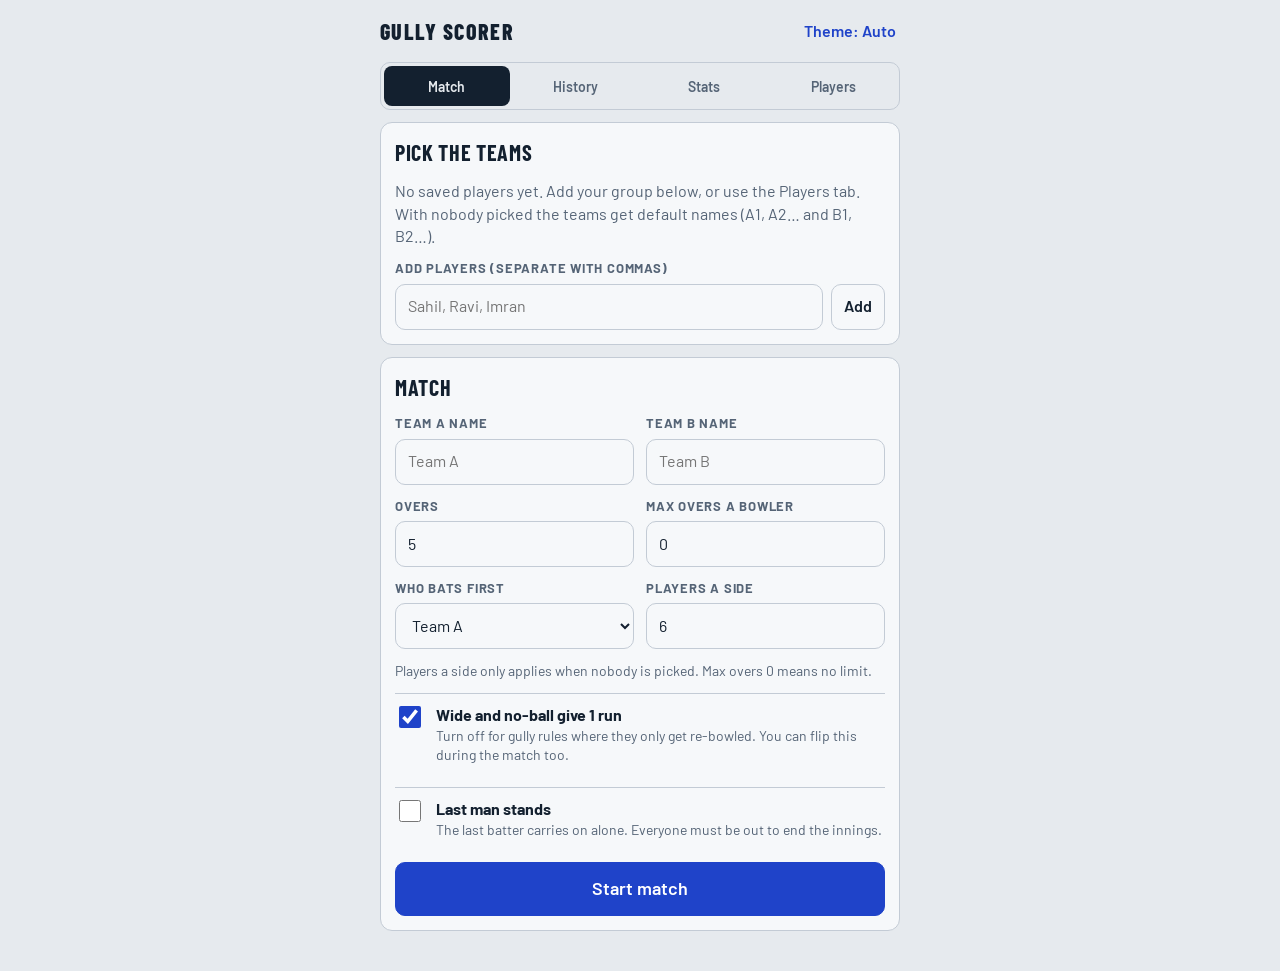
<file: gully-scorer-site/gully-scorer/index.html>
<!doctype html>
<html lang="en">
<head>
  <meta charset="utf-8">
  <!-- Makes the page fit a phone screen instead of shrinking a desktop layout. -->
  <meta name="viewport" content="width=device-width, initial-scale=1, viewport-fit=cover">
  <title>Gully Scorer</title>

  <!-- Apply the saved light/dark choice before the page paints, so it does not flash the wrong colours. -->
  <script>
    try {
      var p = JSON.parse(localStorage.getItem('gully-prefs-v1') || '{}');
      if (p.theme === 'light' || p.theme === 'dark') document.documentElement.setAttribute('data-theme', p.theme);
    } catch (e) {}
  </script>

  <!-- Fonts from Google Fonts. If you are offline the page falls back to the system font. -->
  <link rel="stylesheet" href="https://fonts.googleapis.com/css2?family=Barlow:wght@400;500;600;700&family=Barlow+Condensed:wght@600;700;800&display=swap">
  <link rel="stylesheet" href="style.css">
</head>
<body>
  <!-- The whole app is drawn into this empty box by app.js -->
  <!-- app.js replaces everything inside this box. If you can still read the message below,
       app.js or engine.js did not load: check that all the files are in the SAME folder. -->
  <div id="app">
    <p style="font:16px/1.5 system-ui,sans-serif;padding:24px;max-width:480px;margin:0 auto">
      <b>Gully Scorer could not start.</b><br>
      This page needs <code>engine.js</code>, <code>app.js</code> and <code>style.css</code> in the same folder as <code>index.html</code>.
      Put all the files together and open <code>index.html</code> again, or use <code>gully-scorer-single.html</code>, which works on its own.
    </p>
  </div>
  <!-- A small message that pops up at the bottom ("Undone", "Ball updated") -->
  <div id="toast" role="status" aria-live="polite"></div>

  <!-- Order matters: engine.js first, because app.js uses it. -->
  <script src="engine.js"></script>
  <script src="app.js"></script>
</body>
</html>
</file>
<file: gully-scorer-site/gully-scorer/style.css>
/* style.css: how everything looks.

   Colours are stored as variables (--bg, --ink, --accent ...) in the :root blocks below.
   Light colours are defined first. The dark colours are defined twice:
     * inside @media (prefers-color-scheme: dark) for people whose phone is in dark mode,
       unless they picked Light in the app (data-theme="light");
     * under :root[data-theme="dark"] for people who picked Dark in the app.
   Every other rule uses var(--name), so changing a theme means changing only these blocks. */

/* Layout: one narrow column like a phone scorebook. A dark scoreboard band is the only heavy element; everything under it is quiet paper. */
:root {
  --bg: #E6EAEE;
  --surface: #F6F8FA;
  --surface2: #DAE0E7;
  --ink: #13202F;
  --muted: #556476;
  --line: #C3CBD5;
  --accent: #1F43C9;
  --on-accent: #FFFFFF;
  --board: #12234D;
  --board-ink: #F3F6FB;
  --board-dim: #AAB8D8;
  --wicket: #C9302A;
  --on-wicket: #FFFFFF;
  --extra: #A85A06;
  --ok: #17784C;
  color-scheme: light;
  --f-display: 'Barlow Condensed', 'Arial Narrow', Arial, sans-serif;
  --f-body: 'Barlow', system-ui, -apple-system, 'Segoe UI', Roboto, sans-serif;
}
@media (prefers-color-scheme: dark) {
  :root:not([data-theme="light"]) {
    --bg: #0C1220; --surface: #151F33; --surface2: #202D49; --ink: #E7EBF3; --muted: #94A2B8;
    --line: #2B3956; --accent: #8BA3FF; --on-accent: #0C1220; --board: #1A2A55; --board-ink: #F3F6FB;
    --board-dim: #AAB8D8; --wicket: #FF7068; --on-wicket: #1C0B0A; --extra: #F2A33C; --ok: #4CCB8B;
    color-scheme: dark;
  }
}
:root[data-theme="dark"] {
  --bg: #0C1220; --surface: #151F33; --surface2: #202D49; --ink: #E7EBF3; --muted: #94A2B8;
  --line: #2B3956; --accent: #8BA3FF; --on-accent: #0C1220; --board: #1A2A55; --board-ink: #F3F6FB;
  --board-dim: #AAB8D8; --wicket: #FF7068; --on-wicket: #1C0B0A; --extra: #F2A33C; --ok: #4CCB8B;
  color-scheme: dark;
}
* { box-sizing: border-box; }
html, body { min-height: 100%; }
body {
  margin: 0;
  background: var(--bg); color: var(--ink); font-family: var(--f-body); font-size: 16px; line-height: 1.4;
  padding-block: 12px 40px;
  padding-left: max(16px, env(safe-area-inset-left, 0px));
  padding-right: max(16px, env(safe-area-inset-right, 0px));
  -webkit-tap-highlight-color: transparent;
}
#app { max-width: 520px; margin: 0 auto; display: flex; flex-direction: column; gap: 12px; }
button, input, select, textarea { font: inherit; color: inherit; }
button { cursor: pointer; }
button:disabled { cursor: not-allowed; opacity: .4; }
:focus-visible { outline: 3px solid var(--accent); outline-offset: 2px; }
h1, h2, h3, p { margin: 0; }
.num, .score, .chip, .runbtn, th, td.n { font-variant-numeric: tabular-nums; }

/* top bar */
.bar { display: flex; align-items: center; justify-content: space-between; gap: 12px; }
.brand { font-family: var(--f-display); font-weight: 800; font-size: 22px; letter-spacing: .06em; text-transform: uppercase; }
.link { background: none; border: 0; padding: 8px 4px; color: var(--accent); font-weight: 600; }

.tabs { display: grid; grid-template-columns: repeat(3, 1fr); background: var(--surface2); border-radius: 10px; padding: 3px; gap: 3px; }
.tabs button { border: 0; background: transparent; border-radius: 8px; padding: 9px 4px; font-weight: 600; color: var(--muted); min-height: 40px; }
.tabs button[aria-selected="true"] { background: var(--surface); color: var(--ink); box-shadow: 0 1px 2px rgba(0,0,0,.18); }

/* scoreboard */
.board { background: var(--board); color: var(--board-ink); border-radius: 14px; padding: 16px 16px 14px; display: flex; flex-direction: column; gap: 10px; }
.board .top { display: flex; justify-content: space-between; align-items: baseline; gap: 12px; flex-wrap: wrap; }
.board .team { font-family: var(--f-display); font-weight: 700; font-size: 22px; letter-spacing: .04em; text-transform: uppercase; min-width: 0; overflow-wrap: anywhere; }
.board .inn { color: var(--board-dim); font-size: 13px; letter-spacing: .08em; text-transform: uppercase; font-weight: 600; }
.board .row { display: flex; align-items: flex-end; justify-content: space-between; gap: 12px; flex-wrap: wrap; }
.score { font-family: var(--f-display); font-weight: 800; font-size: 76px; line-height: .9; letter-spacing: .01em; }
.score small { font-size: 34px; color: var(--board-dim); font-weight: 700; }
.ov { text-align: right; font-family: var(--f-display); font-weight: 700; font-size: 26px; line-height: 1; }
.ov small { display: block; font-family: var(--f-body); font-weight: 500; font-size: 13px; color: var(--board-dim); margin-top: 4px; }
.need { font-weight: 600; color: #FFC879; font-size: 15px; }
.prev { color: var(--board-dim); font-size: 14px; border-top: 1px solid rgba(255,255,255,.16); padding-top: 8px; display: flex; flex-direction: column; gap: 2px; }
.pill { display: inline-block; font-size: 12px; font-weight: 700; letter-spacing: .08em; text-transform: uppercase; padding: 3px 9px; border-radius: 999px; background: #FFC879; color: #3A2200; }

/* panels */
.card { background: var(--surface); border: 1px solid var(--line); border-radius: 12px; padding: 14px; display: flex; flex-direction: column; gap: 12px; }
.card h2 { font-family: var(--f-display); font-size: 22px; font-weight: 700; letter-spacing: .03em; text-transform: uppercase; }
.eyebrow { font-size: 12px; font-weight: 700; letter-spacing: .1em; text-transform: uppercase; color: var(--muted); }
.muted { color: var(--muted); }
.crease { display: flex; flex-direction: column; gap: 0; }
.crease .line { display: flex; justify-content: space-between; align-items: baseline; gap: 10px; padding: 8px 0; border-bottom: 1px solid var(--line); }
.crease .line:last-child { border-bottom: 0; }
.crease .nm { font-weight: 600; min-width: 0; overflow-wrap: anywhere; }
.crease .nm.on::after { content: ' *'; color: var(--accent); font-weight: 700; }
.crease .st { font-family: var(--f-display); font-weight: 700; font-size: 22px; white-space: nowrap; }
.crease .st small { font-family: var(--f-body); font-weight: 500; font-size: 14px; color: var(--muted); }
.crease .bw { color: var(--muted); font-size: 14px; }
.crease .bw .nm { font-weight: 500; }

/* ball chips */
.strip { display: flex; flex-wrap: wrap; gap: 6px; align-items: center; min-height: 40px; }
.chip { min-width: 40px; height: 40px; padding: 0 8px; border-radius: 10px; border: 0; background: var(--surface2); font-family: var(--f-display); font-weight: 700; font-size: 20px; display: inline-flex; align-items: center; justify-content: center; gap: 3px; position: relative; }
.chip.d { color: var(--muted); }
.chip.b { background: var(--accent); color: var(--on-accent); }
.chip.x { background: transparent; box-shadow: inset 0 0 0 2px var(--extra); color: var(--extra); }
.chip.w { background: var(--wicket); color: var(--on-wicket); }
.chip i { font-style: normal; font-family: var(--f-body); font-size: 10px; font-weight: 700; letter-spacing: .04em; opacity: .85; }
.empty-strip { color: var(--muted); font-size: 14px; }

/* scoring pad */
.pad { display: flex; flex-direction: column; gap: 10px; }
.mods { display: grid; grid-template-columns: repeat(4, 1fr); gap: 6px; }
.mods button { min-height: 44px; border-radius: 10px; border: 1.5px solid var(--line); background: var(--surface); font-weight: 600; font-size: 14px; padding: 0 4px; }
.mods button[aria-pressed="true"] { border-color: var(--extra); background: var(--extra); color: #fff; }
:root[data-theme="dark"] .mods button[aria-pressed="true"] { color: #1D1100; }
@media (prefers-color-scheme: dark) { :root:not([data-theme="light"]) .mods button[aria-pressed="true"] { color: #1D1100; } }
.hint { font-size: 14px; color: var(--extra); font-weight: 600; min-height: 20px; }
.runs { display: grid; grid-template-columns: repeat(4, 1fr); gap: 8px; }
.runbtn { min-height: 62px; border-radius: 12px; border: 1.5px solid var(--line); background: var(--surface); font-family: var(--f-display); font-weight: 700; font-size: 32px; transition: transform .08s; }
.runbtn:active { transform: scale(.96); }
.runbtn.hit { background: var(--accent); border-color: var(--accent); color: var(--on-accent); }
.runbtn.wk { background: var(--wicket); border-color: var(--wicket); color: var(--on-wicket); font-size: 24px; letter-spacing: .04em; text-transform: uppercase; }
.tools { display: grid; grid-template-columns: repeat(3, 1fr); gap: 8px; }
.btn { min-height: 46px; border-radius: 10px; border: 1.5px solid var(--line); background: var(--surface); font-weight: 600; padding: 0 12px; }
.btn.primary { background: var(--accent); border-color: var(--accent); color: var(--on-accent); }
.btn.danger { background: var(--wicket); border-color: var(--wicket); color: var(--on-wicket); }
.btn.sm { min-height: 40px; font-size: 14px; }
.toggle-row { display: flex; align-items: center; justify-content: space-between; gap: 12px; font-size: 14px; color: var(--muted); }
.switch { border: 1.5px solid var(--line); background: var(--surface); border-radius: 999px; min-height: 36px; padding: 0 14px; font-weight: 700; font-size: 13px; letter-spacing: .06em; }
.switch[aria-pressed="true"] { background: var(--ok); border-color: var(--ok); color: #fff; }

/* pickers */
.opts { display: flex; flex-direction: column; gap: 8px; }
.opt { display: flex; align-items: center; justify-content: space-between; gap: 10px; min-height: 52px; text-align: left; padding: 8px 14px; border-radius: 10px; border: 1.5px solid var(--line); background: var(--surface); }
.opt b { font-weight: 600; }
.opt small { color: var(--muted); font-size: 13px; }
.opt.on { border-color: var(--accent); box-shadow: inset 0 0 0 1px var(--accent); }
.pills { display: flex; flex-wrap: wrap; gap: 8px; }
.sel { min-height: 42px; padding: 0 14px; border-radius: 999px; border: 1.5px solid var(--line); background: var(--surface); font-weight: 600; }
.sel[aria-pressed="true"] { background: var(--accent); border-color: var(--accent); color: var(--on-accent); }
.sel.red[aria-pressed="true"] { background: var(--wicket); border-color: var(--wicket); color: var(--on-wicket); }

/* forms */
.field { display: flex; flex-direction: column; gap: 6px; min-width: 0; }
.field label, .field .lbl { font-size: 13px; font-weight: 700; letter-spacing: .06em; text-transform: uppercase; color: var(--muted); }
.field input[type="text"], .field input[type="number"], .field textarea, .field select, .sheet select {
  width: 100%; min-height: 46px; padding: 8px 12px; border-radius: 10px; border: 1.5px solid var(--line); background: var(--surface); }
.field textarea { min-height: 96px; resize: vertical; }
.two { display: grid; grid-template-columns: 1fr 1fr; gap: 12px; }
.check { display: flex; gap: 12px; align-items: flex-start; padding: 10px 0; border-top: 1px solid var(--line); }
.check input { width: 22px; height: 22px; margin-top: 2px; accent-color: var(--accent); flex: none; }
.check span { min-width: 0; }
.check small { display: block; color: var(--muted); font-size: 14px; }
.err { color: var(--wicket); font-weight: 600; }

/* tables */
.tbl { overflow-x: auto; }
table { border-collapse: collapse; width: 100%; font-size: 15px; }
th { text-align: right; font-size: 12px; letter-spacing: .08em; text-transform: uppercase; color: var(--muted); font-weight: 700; padding: 6px 6px; }
td { padding: 8px 6px; border-top: 1px solid var(--line); text-align: right; white-space: nowrap; }
th:first-child, td:first-child { text-align: left; padding-left: 0; white-space: normal; min-width: 96px; }
td small { display: block; color: var(--muted); font-size: 12px; }
td.r { font-weight: 700; }
.ballrow { display: flex; flex-direction: column; gap: 6px; padding: 10px 0; border-top: 1px solid var(--line); }
.ballrow:first-of-type { border-top: 0; }
.ballrow .who { font-size: 14px; color: var(--muted); }

/* sheet */
.backdrop { position: fixed; inset: 0; background: rgba(5, 10, 20, .55); z-index: 20; }
.sheet { position: fixed; left: 0; right: 0; bottom: 0; z-index: 21; max-height: 88%; overflow-y: auto; background: var(--bg); border-radius: 18px 18px 0 0; border-top: 1px solid var(--line);
  padding: 16px max(16px, env(safe-area-inset-right, 0px)) calc(20px + env(safe-area-inset-bottom, 0px)) max(16px, env(safe-area-inset-left, 0px)); }
.sheet .in { max-width: 520px; margin: 0 auto; display: flex; flex-direction: column; gap: 14px; }
.sheet h2 { font-family: var(--f-display); font-size: 26px; font-weight: 700; letter-spacing: .03em; text-transform: uppercase; }
.sheet .lbl { font-size: 12px; font-weight: 700; letter-spacing: .1em; text-transform: uppercase; color: var(--muted); }
.sheet .blk { display: flex; flex-direction: column; gap: 8px; }
.sheet .acts { display: grid; grid-template-columns: 1fr 1fr; gap: 8px; }

#toast { position: fixed; left: 50%; bottom: calc(20px + env(safe-area-inset-bottom, 0px)); transform: translate(-50%, 20px); opacity: 0; pointer-events: none;
  background: var(--ink); color: var(--bg); padding: 10px 16px; border-radius: 999px; font-weight: 600; font-size: 14px; max-width: calc(100% - 32px); text-align: center; z-index: 40; transition: opacity .18s, transform .18s; }
#toast.show { opacity: 1; transform: translate(-50%, 0); }
@media (prefers-reduced-motion: reduce) { * { transition: none !important; } }
@media (max-width: 380px) { .score { font-size: 64px; } .runbtn { min-height: 56px; } }

/* nav + extra tabs */
.tabs.t3 { grid-template-columns: repeat(3, 1fr); }
.tabs.t4 { grid-template-columns: repeat(4, 1fr); }
.tabs.t4 button { font-size: 14px; padding: 9px 2px; }
.tabs.nav { background: transparent; border: 1.5px solid var(--line); }
.tabs.nav button[aria-selected="true"] { background: var(--ink); color: var(--bg); box-shadow: none; }

/* roster rows */
.prow { display: flex; align-items: center; justify-content: space-between; gap: 10px; padding: 8px 0; border-top: 1px solid var(--line); flex-wrap: wrap; }
.prow:first-of-type { border-top: 0; }
.pn { font-weight: 600; min-width: 0; overflow-wrap: anywhere; display: flex; flex-direction: column; }
.pn small { font-weight: 500; color: var(--muted); font-size: 12px; }
.seg { display: inline-flex; border: 1.5px solid var(--line); border-radius: 10px; overflow: hidden; background: var(--surface); }
.seg button { border: 0; background: transparent; min-width: 50px; min-height: 42px; padding: 0 12px; font-weight: 700; color: var(--muted); }
.seg button + button { border-left: 1.5px solid var(--line); }
.seg button[aria-pressed="true"] { background: var(--accent); color: var(--on-accent); }
.seg button.bb[aria-pressed="true"] { background: var(--extra); color: #fff; }
.row2 { display: flex; gap: 8px; align-items: stretch; }
.row2 input { flex: 1; min-width: 0; }
.counts { display: flex; gap: 8px; flex-wrap: wrap; }
.count { font-size: 13px; font-weight: 700; letter-spacing: .06em; text-transform: uppercase; padding: 4px 10px; border-radius: 999px; background: var(--surface2); }
.rowbtn { background: none; border: 0; padding: 0; text-align: left; font-weight: 700; color: var(--accent); text-decoration: underline; text-underline-offset: 3px; }

/* wagon wheel */
.wheel { width: 100%; max-width: 360px; aspect-ratio: 1; display: block; margin: 0 auto; touch-action: manipulation; }
.wheel.tap { cursor: crosshair; }
.wheel .gr { fill: var(--surface2); stroke: var(--line); stroke-width: 2; }
.wheel .inr { fill: none; stroke: var(--line); stroke-width: 1.5; stroke-dasharray: 3 5; }
.wheel .sp { stroke: var(--line); stroke-width: 1; opacity: .7; }
.wheel .pt { fill: var(--line); }
.wheel text { fill: var(--muted); font-family: var(--f-body); font-size: 9.5px; font-weight: 600; text-anchor: middle; dominant-baseline: middle; }
.wheel text.side { font-size: 11px; letter-spacing: .12em; fill: var(--ink); opacity: .6; }
.wheel .s1 { stroke: var(--muted); fill: var(--muted); }
.wheel .s4 { stroke: var(--accent); fill: var(--accent); }
.wheel .s6 { stroke: var(--ok); fill: var(--ok); }
.wheel line.s1, .wheel line.s4, .wheel line.s6 { stroke-width: 2.2; stroke-linecap: round; opacity: .9; }
.wheel circle.s1, .wheel circle.s4, .wheel circle.s6 { stroke: none; }
.legend { display: flex; gap: 14px; flex-wrap: wrap; font-size: 13px; color: var(--muted); justify-content: center; }
.legend i { display: inline-block; width: 18px; height: 4px; border-radius: 2px; vertical-align: middle; margin-right: 6px; }
.legend i.k1 { background: var(--muted); } .legend i.k4 { background: var(--accent); } .legend i.k6 { background: var(--ok); }

/* stats widgets */
.tiles { display: grid; grid-template-columns: repeat(3, 1fr); gap: 8px; }
.tile { background: var(--surface2); border-radius: 10px; padding: 10px 8px; text-align: center; min-width: 0; }
.tile b { display: block; font-family: var(--f-display); font-size: 28px; line-height: 1; font-weight: 700; font-variant-numeric: tabular-nums; }
.tile span { font-size: 12px; color: var(--muted); font-weight: 600; letter-spacing: .04em; text-transform: uppercase; }
.zrow { display: grid; grid-template-columns: 92px 1fr 52px; gap: 8px; align-items: center; font-size: 14px; }
.zbar { height: 10px; background: var(--surface2); border-radius: 5px; overflow: hidden; }
.zbar i { display: block; height: 100%; background: var(--accent); border-radius: 5px; }
.zrow .n { text-align: right; font-variant-numeric: tabular-nums; }
.bars { display: flex; align-items: flex-end; gap: 6px; height: 150px; padding-top: 6px; overflow-x: auto; }
.col { flex: 1 0 28px; display: flex; flex-direction: column; align-items: center; justify-content: flex-end; gap: 3px; height: 100%; }
.col .fill { width: 100%; max-width: 40px; background: var(--accent); border-radius: 5px 5px 0 0; min-height: 3px; }
.col .fill.w { background: var(--wicket); }
.col .bv { font-size: 12px; font-weight: 700; font-variant-numeric: tabular-nums; }
.col .bl { font-size: 11px; color: var(--muted); }
.list { display: flex; flex-direction: column; }
.list .li { display: flex; justify-content: space-between; gap: 10px; padding: 8px 0; border-top: 1px solid var(--line); font-size: 15px; }
.list .li:first-child { border-top: 0; }
.hrow { display: flex; justify-content: space-between; align-items: center; gap: 10px; padding: 10px 0; border-top: 1px solid var(--line); }
.hrow:first-of-type { border-top: 0; }
.hrow .t { min-width: 0; display: flex; flex-direction: column; }
.hrow .t small { color: var(--muted); }
textarea.code { width: 100%; min-height: 150px; font-family: ui-monospace, Menlo, Consolas, monospace; font-size: 12px; padding: 10px; border-radius: 10px; border: 1.5px solid var(--line); background: var(--surface); }

/* top bar with the theme switch */
.barbtns { display: flex; gap: 8px; align-items: center; flex-wrap: wrap; justify-content: flex-end; }
.nav button { font-size: 14px; padding: 9px 2px; }
</file>
